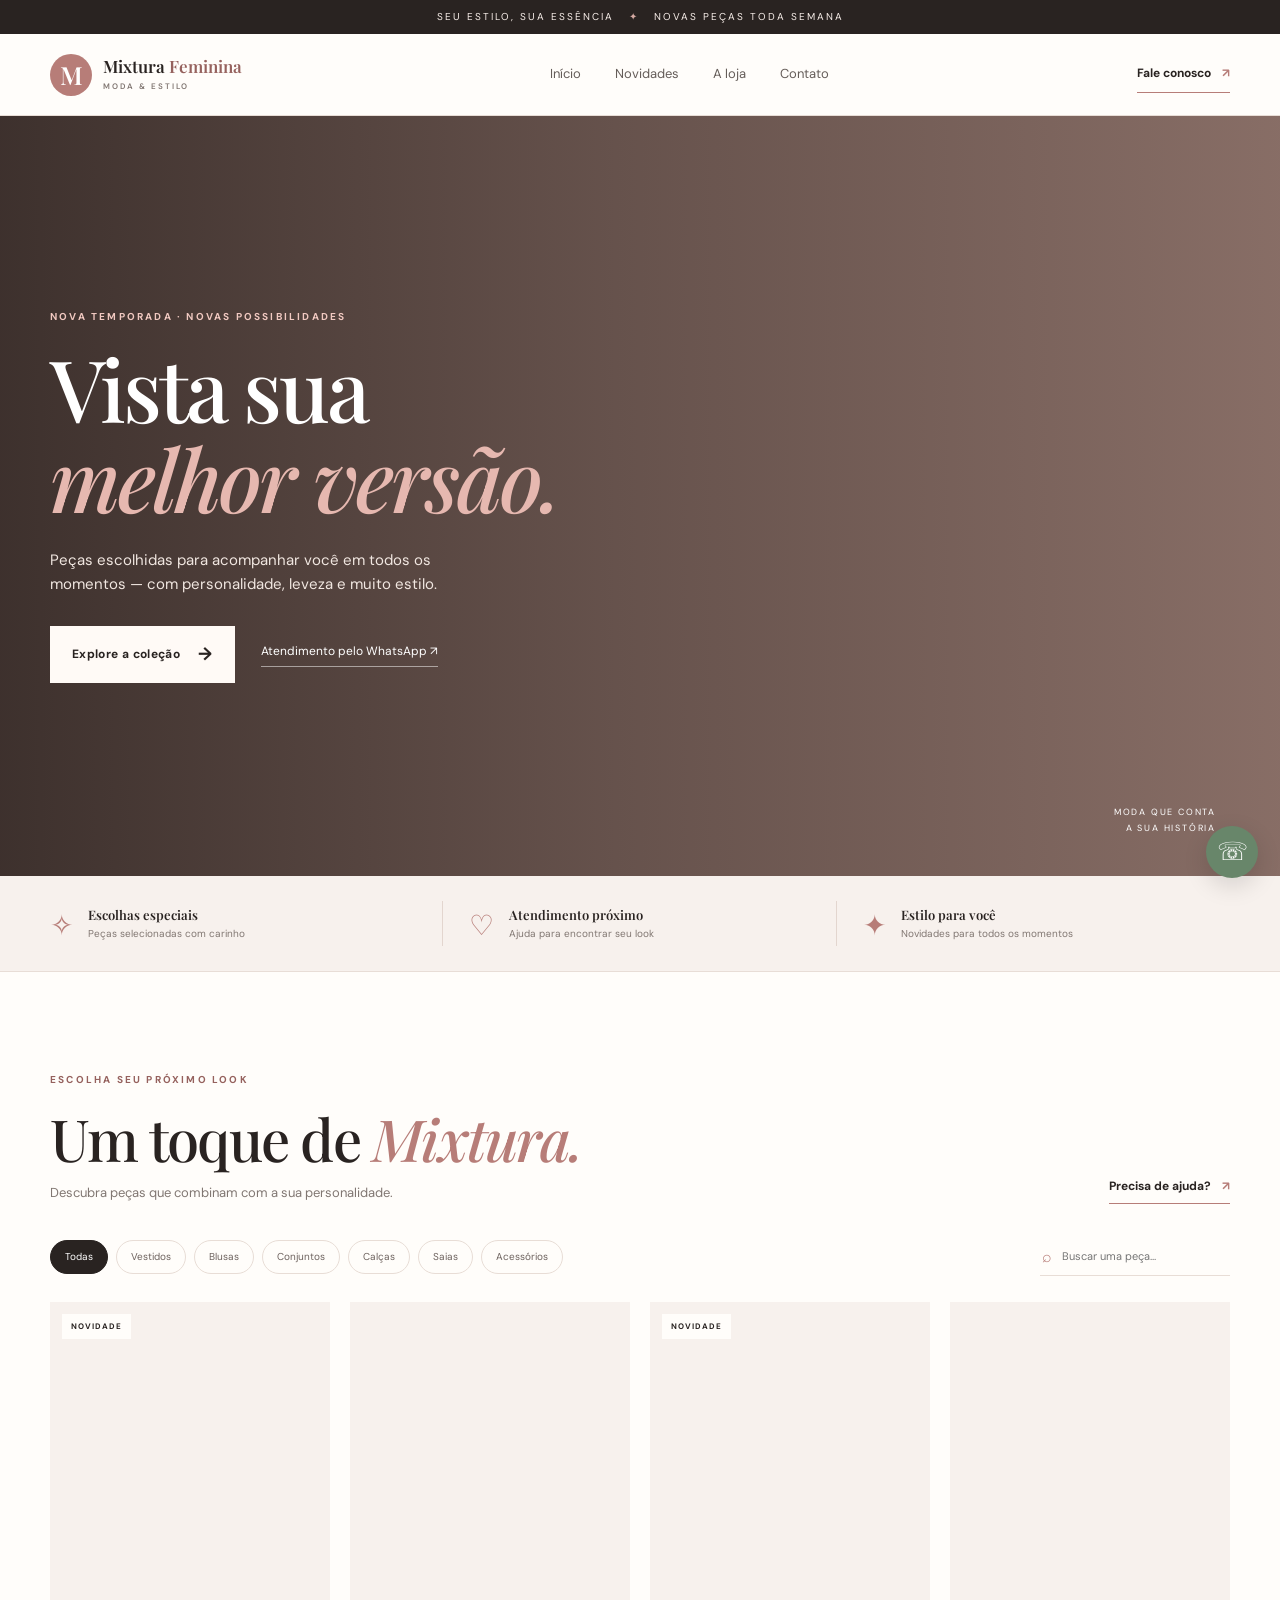
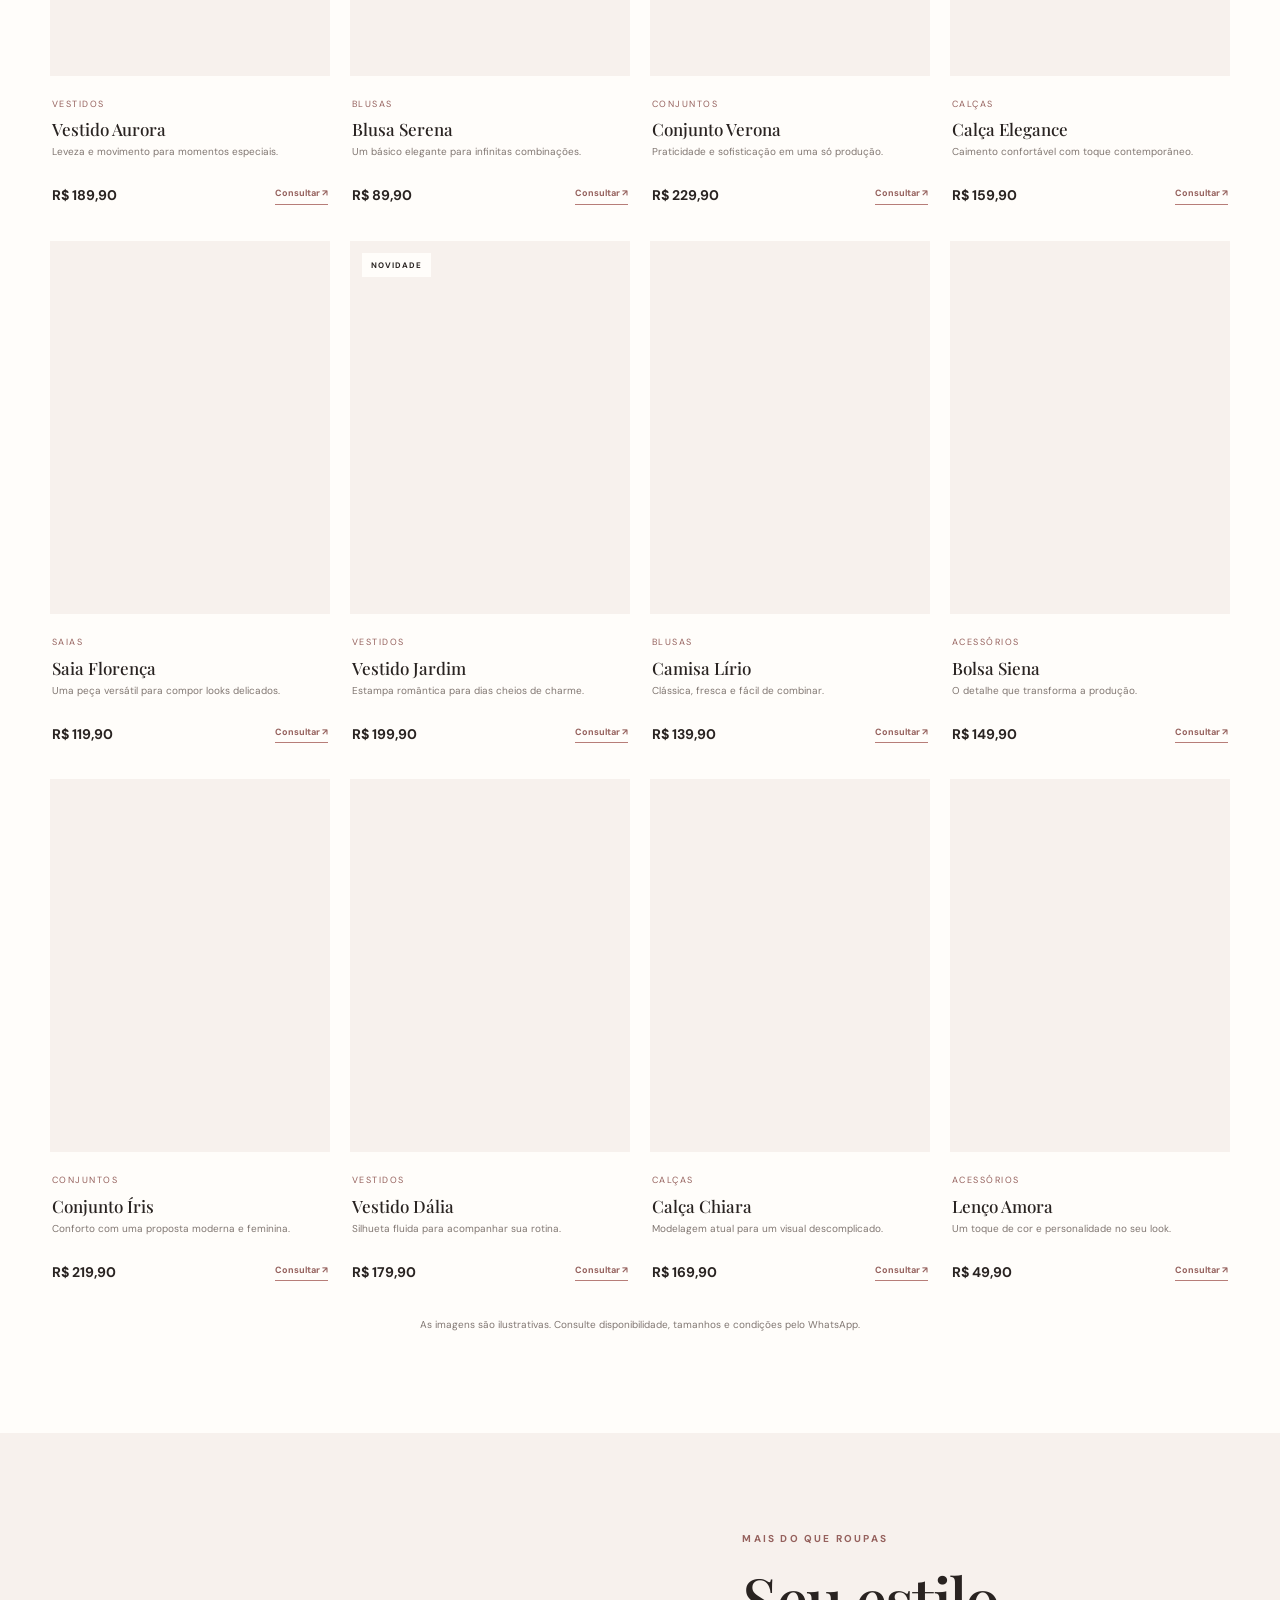
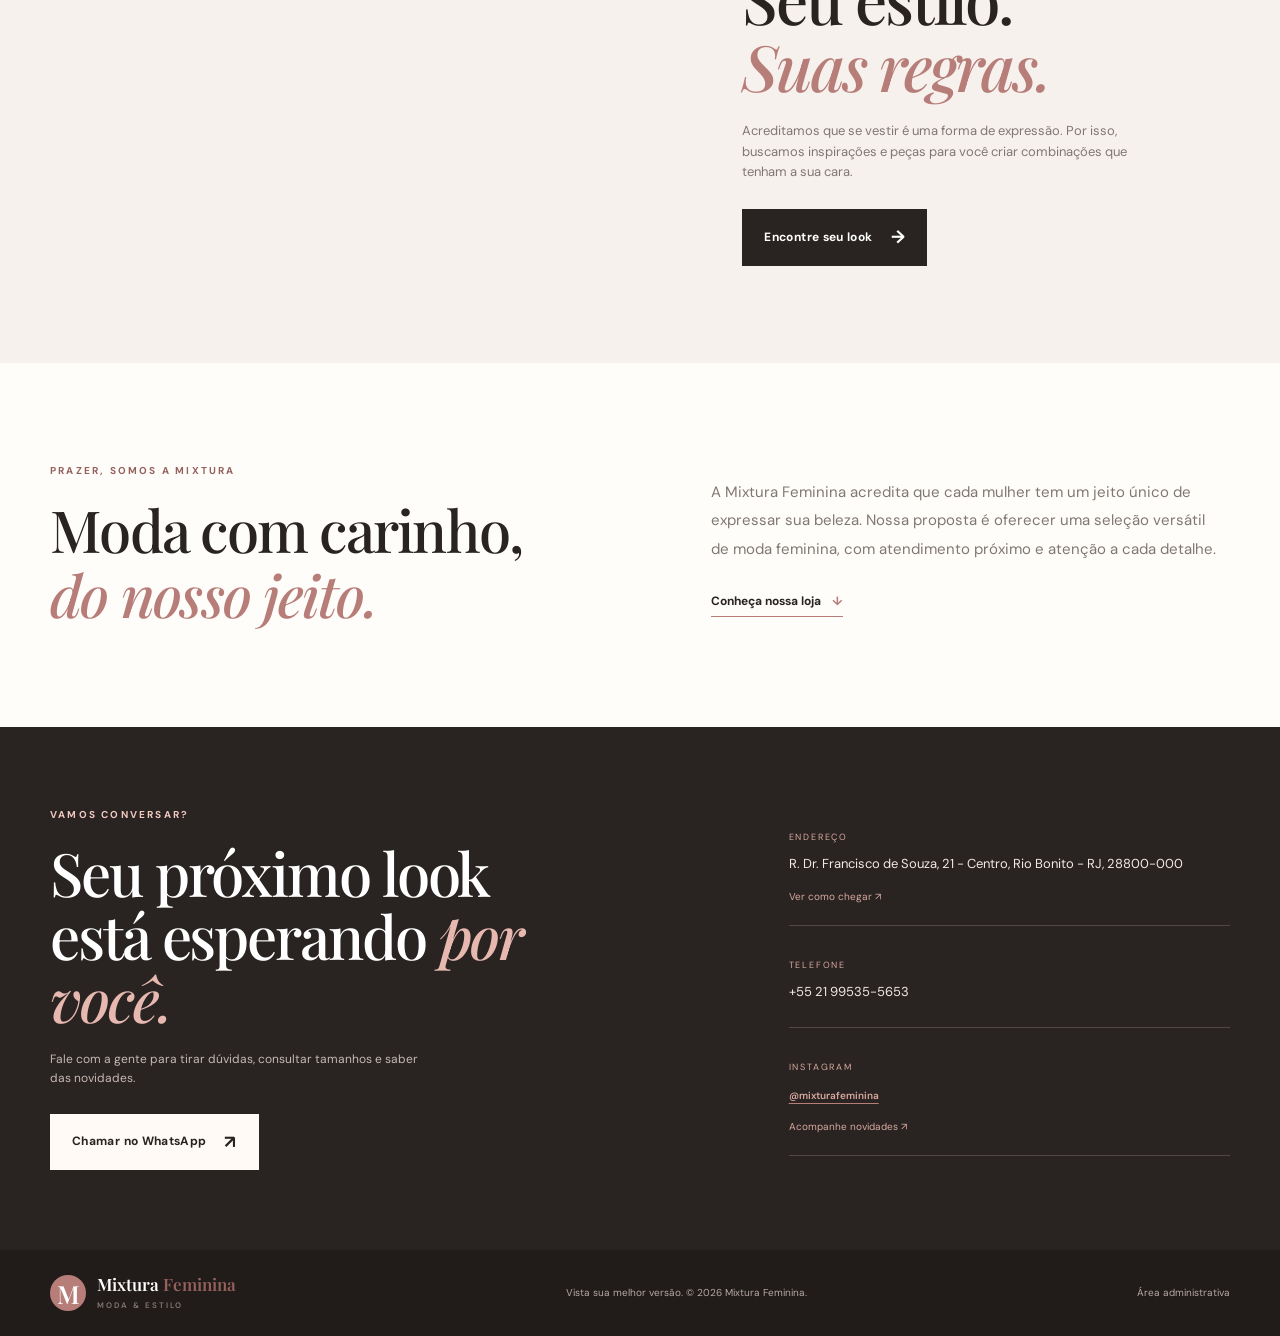
<file: mixtura-feminina/index.html>
<!doctype html>
<html lang="pt-BR">
<head>
  <meta charset="utf-8">
  <meta name="viewport" content="width=device-width, initial-scale=1">
  <meta name="description" content="Mixtura Feminina — moda feminina, novidades e looks para todos os momentos.">
  <meta name="theme-color" content="#f7f1ed">
  <title>Mixtura Feminina | Vista sua melhor versão</title>
  <link rel="preconnect" href="https://fonts.googleapis.com">
  <link rel="preconnect" href="https://fonts.gstatic.com" crossorigin>
  <link href="https://fonts.googleapis.com/css2?family=DM+Sans:wght@400;500;600;700&family=Playfair+Display:wght@500;600;700&display=swap" rel="stylesheet">
  <link rel="stylesheet" href="css/style.css">
  <script src="js/app.js" defer></script>
</head>
<body>
  <div class="announcement">SEU ESTILO, SUA ESSÊNCIA <span>✦</span> NOVAS PEÇAS TODA SEMANA</div>
  <header class="site-header">
    <div class="container nav-wrap">
      <a class="brand" href="#inicio" aria-label="Mixtura Feminina - início">
        <span class="brand-mark">M</span><span class="brand-name" data-store="name">Mixtura <b>Feminina</b><small>MODA & ESTILO</small></span>
      </a>
      <button class="menu-toggle" id="menuToggle" aria-label="Abrir menu">☰</button>
      <nav class="main-nav" id="mainNav">
        <a href="#inicio">Início</a><a href="#vitrine">Novidades</a><a href="#sobre">A loja</a><a href="#contato">Contato</a>
      </nav>
      <a class="header-cta" id="headerWhats" href="#" target="_blank" rel="noopener">Fale conosco <span>↗</span></a>
    </div>
  </header>

  <main>
    <section class="hero" id="inicio">
      <div class="hero-image" role="img" aria-label="Editorial de moda feminina"></div>
      <div class="hero-shade"></div>
      <div class="container hero-content">
        <p class="eyebrow light">NOVA TEMPORADA · NOVAS POSSIBILIDADES</p>
        <h1>Vista sua<br><em>melhor versão.</em></h1>
        <p class="hero-copy">Peças escolhidas para acompanhar você em todos os momentos — com personalidade, leveza e muito estilo.</p>
        <div class="hero-actions"><a class="button button-light" href="#vitrine">Explore a coleção <span>→</span></a><a class="hero-link" id="heroWhats" href="#" target="_blank" rel="noopener">Atendimento pelo WhatsApp ↗</a></div>
      </div>
      <div class="hero-note">MODA QUE CONTA<br>A SUA HISTÓRIA</div>
    </section>

    <section class="benefits">
      <div class="container benefits-grid">
        <div><span class="benefit-icon">✧</span><p><b>Escolhas especiais</b><small>Peças selecionadas com carinho</small></p></div>
        <div><span class="benefit-icon">♡</span><p><b>Atendimento próximo</b><small>Ajuda para encontrar seu look</small></p></div>
        <div><span class="benefit-icon">✦</span><p><b>Estilo para você</b><small>Novidades para todos os momentos</small></p></div>
      </div>
    </section>

    <section class="collection section-space" id="vitrine">
      <div class="container">
        <div class="section-heading">
          <div><p class="eyebrow">ESCOLHA SEU PRÓXIMO LOOK</p><h2>Um toque de <em>Mixtura.</em></h2><p class="section-description">Descubra peças que combinam com a sua personalidade.</p></div>
          <a class="text-link desktop-link" id="collectionWhats" href="#" target="_blank" rel="noopener">Precisa de ajuda? <span>↗</span></a>
        </div>
        <div class="shop-controls">
          <div class="category-list" id="categoryFilters" aria-label="Filtrar por categoria"></div>
          <label class="search-box"><span>⌕</span><input id="productSearch" type="search" placeholder="Buscar uma peça..." aria-label="Buscar produtos"></label>
        </div>
        <div class="product-grid" id="productGrid" aria-live="polite"></div>
        <p class="empty-state" id="emptyState" hidden>Nenhuma peça encontrada. Tente outra busca.</p>
        <p class="catalog-note">As imagens são ilustrativas. Consulte disponibilidade, tamanhos e condições pelo WhatsApp.</p>
      </div>
    </section>

    <section class="editorial">
      <div class="editorial-photo" role="img" aria-label="Inspiração de moda feminina"></div>
      <div class="editorial-copy"><p class="eyebrow">MAIS DO QUE ROUPAS</p><h2>Seu estilo.<br><em>Suas regras.</em></h2><p>Acreditamos que se vestir é uma forma de expressão. Por isso, buscamos inspirações e peças para você criar combinações que tenham a sua cara.</p><a class="button button-dark" id="editorialWhats" href="#" target="_blank" rel="noopener">Encontre seu look <span>→</span></a></div>
    </section>

    <section class="about section-space" id="sobre">
      <div class="container about-grid">
        <div><p class="eyebrow">PRAZER, SOMOS A MIXTURA</p><h2>Moda com carinho,<br><em>do nosso jeito.</em></h2></div>
        <div class="about-text"><p id="storeDescription">A Mixtura Feminina acredita que cada mulher tem um jeito único de expressar sua beleza. Nossa proposta é oferecer uma seleção versátil de moda feminina, com atendimento próximo e atenção a cada detalhe.</p><a class="text-link" href="#contato">Conheça nossa loja <span>↓</span></a></div>
      </div>
    </section>

    <section class="contact-section" id="contato">
      <div class="container contact-panel">
        <div><p class="eyebrow light">VAMOS CONVERSAR?</p><h2>Seu próximo look<br>está esperando <em>por você.</em></h2><p>Fale com a gente para tirar dúvidas, consultar tamanhos e saber das novidades.</p><a class="button button-light" id="contactWhats" href="#" target="_blank" rel="noopener">Chamar no WhatsApp <span>↗</span></a></div>
        <div class="contact-details"><div><small>ENDEREÇO</small><p id="storeAddress">R. Dr. Francisco de Souza, 21 - Centro, Rio Bonito - RJ</p><a id="mapLink" href="#" target="_blank" rel="noopener">Ver como chegar ↗</a></div><div><small>TELEFONE</small><p id="storePhone">+55 21 99535-5653</p></div><div><small>INSTAGRAM</small><p><a id="instagramHandleLink" class="instagram-handle" href="https://www.instagram.com/mixturafeminina/" target="_blank" rel="noopener">@mixturafeminina</a></p><a id="instagramLink" href="https://www.instagram.com/mixturafeminina/" target="_blank" rel="noopener">Acompanhe novidades ↗</a></div></div>
      </div>
    </section>
  </main>

  <footer class="footer"><div class="container footer-inner"><a class="brand footer-brand" href="#inicio"><span class="brand-mark">M</span><span class="brand-name" data-store="name">Mixtura <b>Feminina</b><small>MODA & ESTILO</small></span></a><p>Vista sua melhor versão. © <span id="year"></span> Mixtura Feminina.</p><a href="admin.html" class="admin-access">Área administrativa</a></div></footer>
  <a class="floating-whatsapp" id="floatingWhats" href="#" target="_blank" rel="noopener" aria-label="Fale pelo WhatsApp">☏</a>
</body>
</html>
</file>
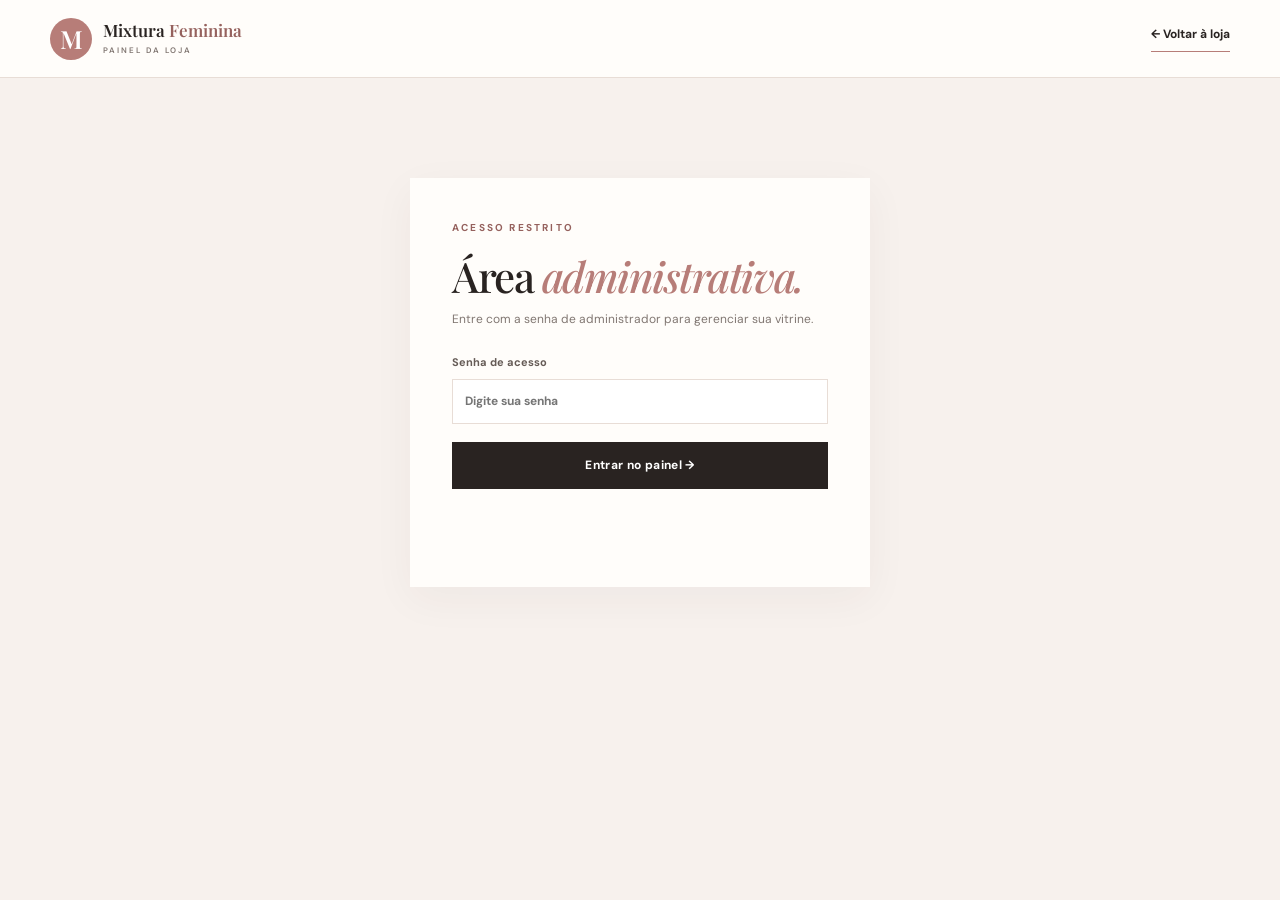
<file: mixtura-feminina/admin.html>
<!doctype html>
<html lang="pt-BR">
<head>
  <meta charset="utf-8"><meta name="viewport" content="width=device-width, initial-scale=1">
  <meta name="theme-color" content="#f7f1ed">
  <title>Administração | Mixtura Feminina</title>
  <link rel="preconnect" href="https://fonts.googleapis.com"><link rel="preconnect" href="https://fonts.gstatic.com" crossorigin>
  <link href="https://fonts.googleapis.com/css2?family=DM+Sans:wght@400;500;600;700&family=Playfair+Display:wght@500;600;700&display=swap" rel="stylesheet">
  <link rel="stylesheet" href="css/style.css"><script src="js/admin.js" defer></script>
</head>
<body class="admin-body">
  <header class="admin-top"><div class="container admin-top-inner"><a class="brand" href="index.html"><span class="brand-mark">M</span><span class="brand-name">Mixtura <b>Feminina</b><small>PAINEL DA LOJA</small></span></a><a href="index.html" class="text-link">← Voltar à loja</a></div></header>
  <main class="container admin-main">
    <section class="login-card" id="loginPanel"><p class="eyebrow">ACESSO RESTRITO</p><h1>Área <em>administrativa.</em></h1><p>Entre com a senha de administrador para gerenciar sua vitrine.</p><form id="loginForm"><label>Senha de acesso<input type="password" id="adminPassword" required autocomplete="current-password" placeholder="Digite sua senha"></label><button class="button button-dark" type="submit">Entrar no painel →</button><p class="form-message" id="loginMessage"></p></form></section>
    <section id="dashboard" hidden>
      <div class="admin-heading"><div><p class="eyebrow">GERENCIE SUA LOJA</p><h1>Painel <em>Mixtura.</em></h1></div><button class="button button-outline" id="logoutButton">Sair</button></div>
      <div class="admin-tabs"><button class="tab-button active" data-tab="productsTab">Produtos</button><button class="tab-button" data-tab="storeTab">Informações da loja</button></div>
      <section class="admin-tab-content" id="productsTab">
        <div class="admin-section-heading"><div><h2>Seus produtos</h2><p>Adicione, edite ou remova peças da vitrine.</p></div><button class="button button-dark" id="newProductButton">+ Novo produto</button></div>
        <form class="editor-form" id="productForm" hidden>
          <h3 id="productFormTitle">Adicionar produto</h3><input type="hidden" id="productId">
          <div class="form-grid"><label>Nome do produto<input id="productName" required maxlength="70" placeholder="Ex.: Vestido Aurora"></label><label>Categoria<select id="productCategory"><option>Vestidos</option><option>Blusas</option><option>Conjuntos</option><option>Calças</option><option>Saias</option><option>Acessórios</option></select></label><label>Preço (R$)<input id="productPrice" type="number" required min="0" step="0.01" placeholder="129.90"></label><label class="full-field">Imagem do produto<input id="productImageFile" type="file" accept="image/*"><small>Escolha uma foto do computador. A imagem será otimizada antes de ser salva.</small><span id="imageFileName" class="image-file-name">Nenhuma imagem selecionada.</span><img id="productImagePreview" class="admin-image-preview" alt="Prévia da imagem do produto" hidden></label><label class="full-field">Ou informe uma URL de imagem<input id="productImage" type="url" placeholder="https://..."></label><label class="full-field">Descrição curta<textarea id="productDescription" rows="2" maxlength="180" placeholder="Descreva a peça..."></textarea></label><label class="check-label"><input id="productFeatured" type="checkbox"> Destacar como novidade</label></div>
          <div class="form-actions"><button type="submit" class="button button-dark">Salvar produto</button><button type="button" class="button button-outline" id="cancelProduct">Cancelar</button></div><p class="form-message" id="productMessage"></p>
        </form>
        <div class="admin-product-list" id="adminProductList"></div>
      </section>
      <section class="admin-tab-content" id="storeTab" hidden>
        <div class="admin-section-heading"><div><h2>Informações da loja</h2><p>Atualize os dados exibidos no site.</p></div></div>
        <form class="editor-form visible-form" id="storeForm">
          <div class="form-grid"><label>Nome da loja<input id="storeName" required></label><label>Telefone / WhatsApp<input id="storePhoneInput" required placeholder="+55 21 99999-9999"></label><label class="full-field">Endereço completo<input id="storeAddressInput"></label><label>Instagram (usuário)<input id="storeInstagramInput" placeholder="@sualoja"></label><label>Link do Instagram<input id="storeInstagramUrlInput" type="url" placeholder="https://instagram.com/..."></label><label class="full-field">Link do Google Maps<input id="storeMapInput" type="url" placeholder="https://maps.google.com/..."></label><label class="full-field">Descrição da loja<textarea id="storeDescriptionInput" rows="4"></textarea></label></div>
          <div class="form-actions"><button type="submit" class="button button-dark">Salvar informações</button></div><p class="form-message" id="storeMessage"></p>
        </form>
      </section>
      <aside class="admin-warning"><b>Importante:</b> este painel salva as alterações neste navegador usando armazenamento local. Para que as mudanças apareçam para todos os visitantes e em outros dispositivos, é necessário conectar um banco de dados e proteger o acesso no servidor (por exemplo, Supabase).</aside>
    </section>
  </main>
</body>
</html>
</file>
<file: mixtura-feminina/css/style.css>
/* Mixtura Feminina — identidade visual */
:root{--ink:#292321;--muted:#817772;--rose:#b77d78;--rose-dark:#95615d;--cream:#f7f1ed;--paper:#fffdfa;--line:#e8ddd6;--sage:#858d79;--serif:"Playfair Display",Georgia,serif;--sans:"DM Sans",Arial,sans-serif}
*{box-sizing:border-box}html{scroll-behavior:smooth}body{margin:0;background:var(--paper);color:var(--ink);font-family:var(--sans);line-height:1.6}a{color:inherit;text-decoration:none}button,input,textarea,select{font:inherit}button{cursor:pointer}.container{width:min(1180px,calc(100% - 48px));margin:auto}.announcement{text-align:center;background:var(--ink);color:#f8efea;padding:9px 12px;font-size:10px;letter-spacing:.2em}.announcement span{color:#d5aaa3;margin:0 10px}
.site-header{height:82px;background:rgba(255,253,250,.96);position:sticky;top:0;z-index:20;border-bottom:1px solid var(--line);backdrop-filter:blur(12px)}.nav-wrap,.admin-top-inner{height:100%;display:flex;align-items:center;justify-content:space-between;gap:24px}.brand{display:inline-flex;align-items:center;gap:11px}.brand-mark{display:grid;place-items:center;width:42px;height:42px;border-radius:50%;background:var(--rose);color:white;font:600 25px var(--serif)}.brand-name{font:600 17px var(--serif);line-height:1.05}.brand-name b{font-weight:600;color:var(--rose-dark)}.brand-name small{display:block;font:600 8px var(--sans);letter-spacing:.25em;color:var(--muted);margin-top:6px}.main-nav{display:flex;gap:34px;font-size:13px;color:#655d59}.main-nav a:hover,.text-link:hover{color:var(--rose-dark)}.header-cta{font-size:12px;font-weight:700;border-bottom:1px solid var(--rose);padding:8px 0}.header-cta span{color:var(--rose);margin-left:8px}.menu-toggle{display:none;background:none;border:0;font-size:24px;color:var(--ink)}
.hero{min-height:650px;height:min(760px,calc(100vh - 110px));position:relative;display:flex;align-items:center;background:#8c7169;overflow:hidden}.hero-image{position:absolute;inset:0;background-image:url("https://images.unsplash.com/photo-1539109136881-3be0616acf4b?auto=format&fit=crop&w=2000&q=88");background-size:cover;background-position:center 35%;filter:saturate(.72)}.hero-shade{position:absolute;inset:0;background:linear-gradient(90deg,rgba(31,24,22,.72),rgba(31,24,22,.35) 48%,rgba(31,24,22,.04))}.hero-content{position:relative;color:white;padding:70px 0}.eyebrow{font-size:10px;font-weight:700;letter-spacing:.22em;color:var(--rose-dark);margin:0 0 18px}.eyebrow.light{color:#f1c9c1}.hero h1,.editorial h2,.about h2,.contact-panel h2,.login-card h1,.admin-heading h1{font:500 clamp(48px,7vw,86px)/1.05 var(--serif);letter-spacing:-.035em;margin:0}.hero h1 em,.editorial h2 em,.about h2 em,.contact-panel h2 em,.login-card h1 em,.admin-heading h1 em{font-weight:500;color:#e6b8b0}.hero-copy{max-width:440px;color:#f1e7e1;font-size:15px;margin:25px 0 30px}.hero-actions{display:flex;align-items:center;gap:26px;flex-wrap:wrap}.button{display:inline-flex;align-items:center;justify-content:center;gap:18px;padding:14px 22px;border:0;font-size:12px;font-weight:700;letter-spacing:.03em;transition:.2s}.button span{font-size:18px}.button:hover{transform:translateY(-2px)}.button-light{background:#fffaf6;color:var(--ink)}.button-dark{background:var(--ink);color:white}.button-outline{background:transparent;border:1px solid var(--line);color:var(--ink)}.hero-link{font-size:12px;color:white;border-bottom:1px solid rgba(255,255,255,.5);padding-bottom:5px}.hero-note{position:absolute;right:5%;bottom:40px;color:#fff;font-size:9px;letter-spacing:.2em;line-height:1.8;text-align:right}
.benefits{background:var(--cream);border-bottom:1px solid var(--line)}.benefits-grid{display:grid;grid-template-columns:repeat(3,1fr);padding:25px 0}.benefits-grid>div{display:flex;align-items:center;gap:15px;padding:4px 26px;border-right:1px solid #e3d6cf}.benefits-grid>div:first-child{padding-left:0}.benefits-grid>div:last-child{border:0}.benefit-icon{font:28px var(--serif);color:var(--rose)}.benefits p{margin:0}.benefits b,.benefits small{display:block}.benefits b{font:600 13px var(--serif)}.benefits small{font-size:10px;color:var(--muted);margin-top:3px}
.section-space{padding:100px 0}.section-heading{display:flex;justify-content:space-between;align-items:end;gap:30px;margin-bottom:34px}.section-heading h2,.about h2{font:500 clamp(38px,5vw,58px)/1.12 var(--serif);letter-spacing:-.03em;margin:0}.section-heading h2 em,.about h2 em{color:var(--rose);font-style:italic}.section-description{font-size:13px;color:var(--muted);margin:12px 0 0}.text-link{font-size:12px;font-weight:700;border-bottom:1px solid var(--rose);padding-bottom:7px}.text-link span{color:var(--rose);margin-left:8px}
.shop-controls{display:flex;justify-content:space-between;align-items:center;gap:20px;margin-bottom:26px}.category-list{display:flex;flex-wrap:wrap;gap:8px}.filter-button{border:1px solid var(--line);background:transparent;padding:8px 14px;font-size:10px;color:#6d625e;border-radius:30px}.filter-button.active,.filter-button:hover{background:var(--ink);color:white;border-color:var(--ink)}.search-box{display:flex;align-items:center;gap:8px;border-bottom:1px solid var(--line);padding:6px 2px;color:var(--rose);min-width:190px}.search-box input{border:0;outline:0;background:transparent;width:100%;font-size:11px;color:var(--ink)}.product-grid{display:grid;grid-template-columns:repeat(4,minmax(0,1fr));gap:34px 20px}.product-card{min-width:0}.product-photo{position:relative;overflow:hidden;background:var(--cream);aspect-ratio:3/4}.product-photo img{width:100%;height:100%;object-fit:cover;display:block;transition:transform .5s}.product-card:hover .product-photo img{transform:scale(1.045)}.product-tag{position:absolute;left:12px;top:12px;background:var(--paper);padding:6px 9px;font-size:8px;font-weight:700;letter-spacing:.12em;text-transform:uppercase}.product-info{padding:13px 2px 0}.product-category{font-size:9px;letter-spacing:.16em;color:var(--rose-dark);text-transform:uppercase}.product-info h3{font:500 17px var(--serif);margin:4px 0}.product-description{font-size:10px;color:var(--muted);margin:0 0 10px;min-height:30px}.product-bottom{display:flex;align-items:center;justify-content:space-between;gap:8px}.product-price{font-size:14px;font-weight:700}.product-buy{font-size:9px;font-weight:700;color:var(--rose-dark);border-bottom:1px solid var(--rose);padding-bottom:3px}.catalog-note,.empty-state{font-size:10px;color:var(--muted);text-align:center;margin:34px 0 0}
.editorial{display:grid;grid-template-columns:1fr 1fr;min-height:530px;background:var(--cream)}.editorial-photo{background:url("https://images.unsplash.com/photo-1529139574466-a303027c1d8b?auto=format&fit=crop&w=1200&q=85") center 35%/cover;min-height:450px}.editorial-copy{padding:80px clamp(35px,8vw,120px);align-self:center}.editorial h2{font-size:clamp(42px,5vw,64px)}.editorial h2 em{color:var(--rose);font-style:italic}.editorial-copy>p:not(.eyebrow){font-size:13px;color:var(--muted);max-width:390px;margin:22px 0 26px}
.about-grid{display:grid;grid-template-columns:1fr 1fr;gap:12%;align-items:center}.about-text p{font-size:15px;color:var(--muted);line-height:1.9;margin:0 0 24px;max-width:510px}
.contact-section{background:var(--ink);color:white;padding:80px 0}.contact-panel{display:grid;grid-template-columns:1.15fr .85fr;gap:12%;align-items:center}.contact-panel h2{font-size:clamp(40px,5vw,60px)}.contact-panel>div:first-child>p:not(.eyebrow){font-size:12px;color:#c7b9b3;max-width:390px;margin:20px 0 25px}.contact-details{display:grid;gap:24px}.contact-details>div{border-bottom:1px solid #514845;padding-bottom:17px}.contact-details small{font-size:9px;letter-spacing:.2em;color:#d9a9a1}.contact-details p{font-size:13px;margin:7px 0;color:#f3eae5}.contact-details a{font-size:10px;color:#d9a9a1}
.footer{background:#211c1a;color:#c4b8b2;padding:25px 0}.footer-inner{display:flex;align-items:center;justify-content:space-between;gap:20px}.footer-brand .brand-mark{width:36px;height:36px}.footer-brand .brand-name{color:white}.footer-inner>p,.admin-access{font-size:10px;color:#b7aaa4}.admin-access:hover{color:white}.floating-whatsapp{position:fixed;right:22px;bottom:22px;width:52px;height:52px;border-radius:50%;display:grid;place-items:center;background:#68866a;color:white;font-size:25px;box-shadow:0 8px 24px #0002;z-index:15}
.admin-body{background:var(--cream);min-height:100vh}.admin-top{height:78px;background:var(--paper);border-bottom:1px solid var(--line)}.admin-main{padding-top:55px;padding-bottom:80px}.login-card{max-width:460px;margin:45px auto;background:var(--paper);padding:42px;box-shadow:0 12px 40px #49342a0c}.login-card h1,.admin-heading h1{font-size:42px}.login-card h1 em,.admin-heading h1 em{color:var(--rose);font-style:italic}.login-card>p:not(.eyebrow){font-size:12px;color:var(--muted)}.login-card form{display:grid;gap:18px;margin-top:25px}.login-card label,.editor-form label{display:grid;gap:7px;font-size:11px;font-weight:700;color:#655b56}.login-card input,.editor-form input,.editor-form textarea,.editor-form select{width:100%;padding:12px;border:1px solid var(--line);background:white;outline:none;font-size:12px;color:var(--ink);border-radius:0}.login-card input:focus,.editor-form input:focus,.editor-form textarea:focus,.editor-form select:focus{border-color:var(--rose)}.form-message{font-size:11px;color:var(--rose-dark);min-height:16px}.admin-heading{display:flex;align-items:center;justify-content:space-between;margin-bottom:35px}.admin-tabs{display:flex;gap:6px;border-bottom:1px solid var(--line);margin-bottom:28px}.tab-button{padding:12px 18px;border:0;background:transparent;color:var(--muted);font-size:12px}.tab-button.active{color:var(--ink);border-bottom:2px solid var(--rose);font-weight:700}.admin-section-heading{display:flex;justify-content:space-between;align-items:center;margin-bottom:22px;gap:20px}.admin-section-heading h2{font:500 27px var(--serif);margin:0}.admin-section-heading p{font-size:11px;color:var(--muted);margin:4px 0}.editor-form{background:var(--paper);border:1px solid var(--line);padding:25px;margin-bottom:25px}.editor-form[hidden]{display:none}.editor-form h3{font:500 21px var(--serif);margin:0 0 20px}.form-grid{display:grid;grid-template-columns:1fr 1fr;gap:17px}.full-field{grid-column:1/-1}.editor-form .check-label{display:flex;align-items:center;gap:9px}.editor-form .check-label input{width:auto}.form-actions{display:flex;gap:10px;margin-top:20px}.admin-product-list{display:grid;gap:10px}.admin-product-row{display:grid;grid-template-columns:64px 1fr auto;align-items:center;gap:15px;background:var(--paper);padding:10px;border:1px solid var(--line)}.admin-product-row img{width:64px;height:76px;object-fit:cover}.admin-product-row b{font:500 15px var(--serif)}.admin-product-row small{display:block;color:var(--muted);font-size:10px}.row-actions{display:flex;gap:7px}.row-actions button{background:transparent;border:1px solid var(--line);padding:7px 10px;font-size:10px}.row-actions button:hover{border-color:var(--rose);color:var(--rose-dark)}.admin-warning{margin-top:30px;background:#f1e5df;padding:16px 18px;font-size:10px;color:#715d55;line-height:1.7}.admin-warning b{color:#4b3a34}
@media(max-width:850px){.main-nav{gap:18px}.product-grid{grid-template-columns:repeat(3,minmax(0,1fr))}.hero{min-height:600px}.section-space{padding:75px 0}.editorial-copy{padding:55px 40px}}
@media(max-width:650px){.container{width:min(100% - 34px,1180px)}.announcement{font-size:8px}.site-header{height:70px}.brand-mark{width:37px;height:37px}.brand-name{font-size:15px}.menu-toggle{display:block;margin-left:auto}.main-nav{display:none;position:absolute;top:70px;left:0;right:0;background:var(--paper);padding:18px 25px;flex-direction:column;gap:17px;border-bottom:1px solid var(--line)}.main-nav.open{display:flex}.header-cta{display:none}.hero{height:650px;min-height:0;align-items:end}.hero-image{background-position:58% center}.hero-shade{background:linear-gradient(0deg,rgba(30,23,21,.78),rgba(30,23,21,.15) 85%)}.hero-content{padding:70px 0 95px}.hero h1{font-size:58px}.hero-copy{font-size:13px;max-width:330px}.hero-note{display:none}.hero-actions{gap:16px}.benefits-grid{grid-template-columns:1fr;padding:10px 0}.benefits-grid>div,.benefits-grid>div:first-child{padding:14px 4px;border-right:0;border-bottom:1px solid #e3d6cf}.benefits-grid>div:last-child{border-bottom:0}.benefit-icon{width:35px;text-align:center}.section-space{padding:65px 0}.section-heading{display:block}.desktop-link{display:inline-block;margin-top:20px}.shop-controls{align-items:stretch;flex-direction:column}.category-list{flex-wrap:nowrap;overflow-x:auto;padding-bottom:6px}.filter-button{white-space:nowrap}.search-box{width:100%}.product-grid{grid-template-columns:repeat(2,minmax(0,1fr));gap:25px 12px}.product-info h3{font-size:15px}.product-description{font-size:9px}.product-price{font-size:12px}.product-buy{font-size:8px}.editorial{grid-template-columns:1fr}.editorial-photo{min-height:390px}.editorial-copy{padding:55px 28px}.about-grid,.contact-panel{grid-template-columns:1fr;gap:30px}.about h2{font-size:44px}.contact-section{padding:65px 0}.contact-panel h2{font-size:46px}.footer-inner{flex-wrap:wrap}.footer-inner>p{order:3;width:100%;margin:0}.login-card{padding:28px 22px;margin:15px auto}.admin-main{padding-top:30px}.admin-heading{align-items:flex-start}.admin-heading h1{font-size:34px}.admin-section-heading{align-items:flex-start;flex-direction:column}.form-grid{grid-template-columns:1fr}.full-field{grid-column:auto}.admin-product-row{grid-template-columns:52px 1fr}.admin-product-row img{width:52px;height:64px}.row-actions{grid-column:2}.form-actions{flex-wrap:wrap}.admin-top-inner{gap:10px}}

/* Upload e prévia de imagens no painel administrativo */
.editor-form input[type="file"]{padding:10px;background:#fff;cursor:pointer}
.editor-form label small{font-size:10px;font-weight:400;color:var(--muted);line-height:1.5}
.image-file-name{font-size:10px;color:var(--muted);font-weight:400}
.admin-image-preview{width:150px;max-height:190px;object-fit:cover;border:1px solid var(--line);margin-top:5px}
.instagram-handle{color:inherit;font-weight:600;text-decoration:underline;text-decoration-color:var(--rose);text-underline-offset:4px}
.instagram-handle:hover{color:var(--rose-dark)}
</file>
